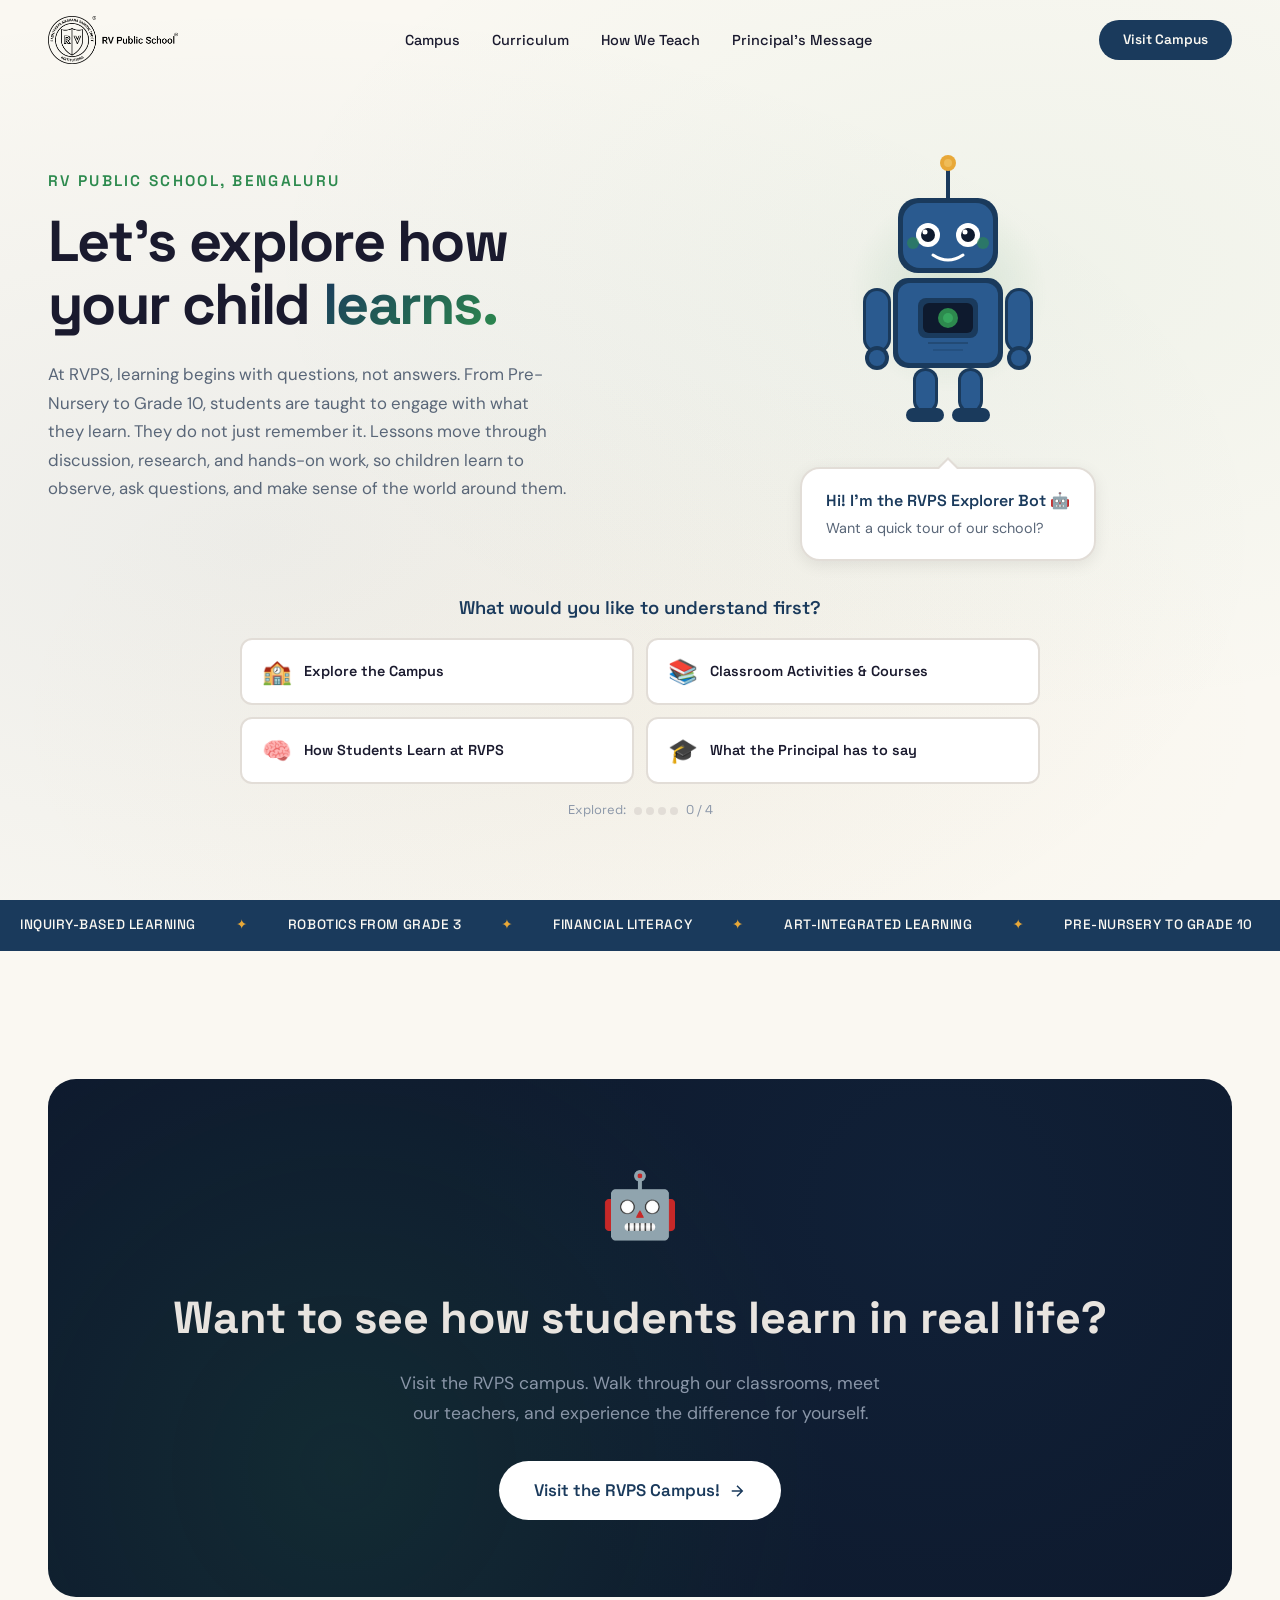
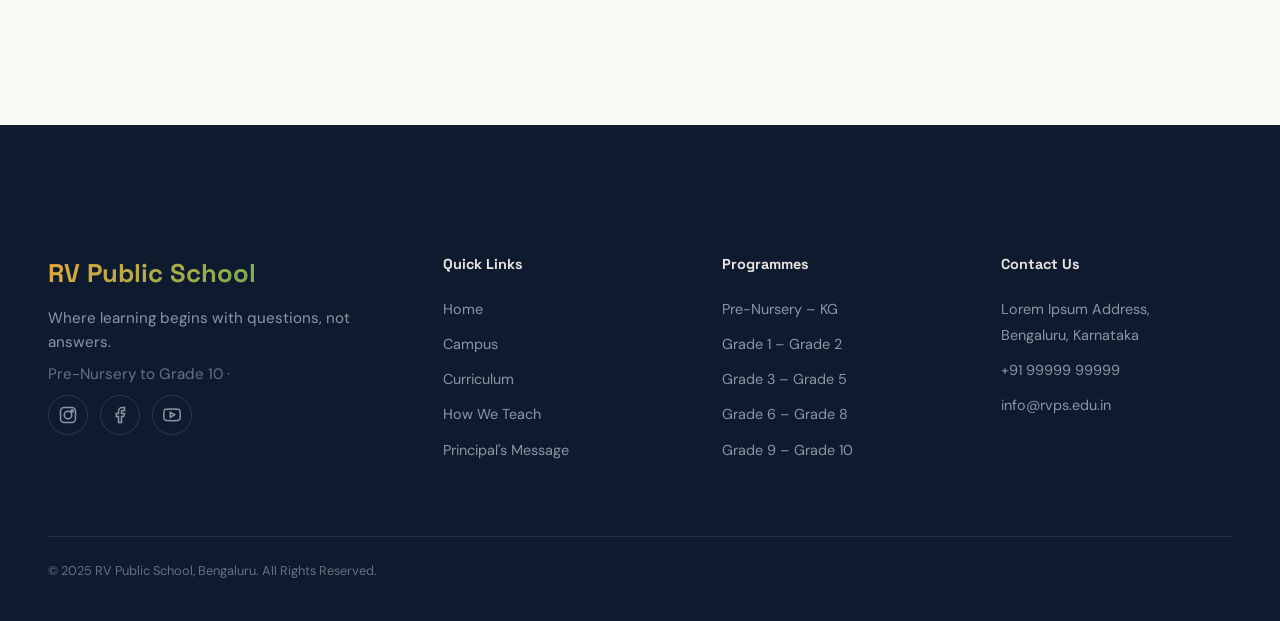
<file: index.html>
<!DOCTYPE html>
<html lang="en">

<head>
  <meta charset="UTF-8">
  <meta name="viewport" content="width=device-width, initial-scale=1.0">
  <title>RV Public School Bengaluru | Inquiry-Based Learning | Pre-Nursery to Grade 10</title>
  <meta name="description"
    content="RV Public School (RVPS), Bengaluru — Where learning begins with questions, not answers. Inquiry-based education from Pre-Nursery to Grade 10 with robotics, financial literacy, and art-integrated learning.">
  <meta name="keywords"
    content="RVPS school, RV Public School Bengaluru, inquiry based learning school, robotics school Bengaluru, best school Bengaluru, Pre-Nursery Bengaluru, financial literacy school, art integrated learning">
  <meta name="author" content="RV Public School">
  <meta name="robots" content="index, follow">
  <meta property="og:title" content="RV Public School | Let's Explore How Your Child Learns">
  <meta property="og:description"
    content="Inquiry-based learning from Pre-Nursery to Grade 10. Robotics from Grade 3, Financial Literacy, Art-Integrated Learning.">
  <meta property="og:type" content="website">
  <link rel="preconnect" href="https://fonts.googleapis.com">
  <link rel="preconnect" href="https://fonts.gstatic.com" crossorigin>
  <link
    href="https://fonts.googleapis.com/css2?family=Space+Grotesk:wght@400;500;600;700&family=DM+Sans:ital,opsz,wght@0,9..40,300;0,9..40,400;0,9..40,500;0,9..40,600;0,9..40,700;1,9..40,400&display=swap"
    rel="stylesheet">
  <link rel="stylesheet" href="styles.css">

  <!-- Schema.org Structured Data -->
  <script type="application/ld+json">
  {
    "@context": "https://schema.org",
    "@type": "School",
    "name": "RV Public School",
    "alternateName": "RVPS",
    "description": "Inquiry-based learning from Pre-Nursery to Grade 10 in Bengaluru. Part of RV Educational Institutions.",
    "address": {
      "@type": "PostalAddress",
      "addressLocality": "Bengaluru",
      "addressRegion": "Karnataka",
      "addressCountry": "IN"
    },
    "parentOrganization": {
      "@type": "Organization",
      "name": "RV Educational Institutions (Rashtreeya Sikshana Samiti Trust)"
    },
    "educationalLevel": ["Pre-Nursery", "Primary", "Middle School", "Secondary"],
    "hasOfferCatalog": {
      "@type": "OfferCatalog",
      "name": "Programs",
      "itemListElement": [
        {"@type": "Course", "name": "Pre-Nursery to Grade 2"},
        {"@type": "Course", "name": "Grade 3 to Grade 5"},
        {"@type": "Course", "name": "Grade 6 to Grade 8"},
        {"@type": "Course", "name": "Grade 9 to Grade 10"}
      ]
    }
  }
  </script>
</head>

<body>
  <!-- Scroll Progress Bar -->
  <div id="scroll-progress" aria-hidden="true"></div>

  <!-- ===================== NAVIGATION ===================== -->
  <nav id="main-nav" aria-label="Main Navigation">
    <div class="nav-inner">
      <a href="#hero" class="nav-logo" id="nav-logo">
        <img src="assets/logo.png" alt="RV Public School Logo">
      </a>
      <ul class="nav-links" id="nav-links">
        <li><a href="#section-campus" id="nav-campus">Campus</a></li>
        <li><a href="#section-curriculum" id="nav-curriculum">Curriculum</a></li>
        <li><a href="#section-learning" id="nav-learning">How We Teach</a></li>
        <li><a href="#section-principal" id="nav-principal">Principal's Message</a></li>
      </ul>
      <a href="#section-campus" class="nav-cta" id="nav-visit-btn">Visit Campus</a>
      <button class="nav-hamburger" id="nav-hamburger" aria-label="Toggle menu" aria-expanded="false">
        <span></span><span></span><span></span>
      </button>
    </div>
  </nav>

  <!-- Mobile Menu Overlay -->
  <div class="mobile-menu" id="mobile-menu" aria-hidden="true">
    <ul>
      <li><a href="#section-campus">Campus</a></li>
      <li><a href="#section-curriculum">Curriculum</a></li>
      <li><a href="#section-learning">How We Teach</a></li>
      <li><a href="#section-principal">Principal's Message</a></li>
      <li><a href="#section-campus" class="mobile-cta">Visit Campus</a></li>
    </ul>
  </div>

  <!-- ===================== HERO SECTION ===================== -->
  <section id="hero" class="hero-section">
    <div class="hero-bg-mesh" aria-hidden="true"></div>
    <div class="hero-content">
      <!-- Left: Text -->
      <div class="hero-text">
        <p class="hero-sub">RV Public School, Bengaluru</p>
        <h1 class="hero-headline">
          <span class="word-reveal">Let's</span>
          <span class="word-reveal">explore</span>
          <span class="word-reveal">how</span>
          <span class="word-reveal">your</span>
          <span class="word-reveal">child</span>
          <span class="word-reveal accent-word">learns.</span>
        </h1>
        <p class="hero-desc">
          At RVPS, learning begins with questions, not answers. From Pre-Nursery to Grade 10, students are taught to
          engage with what they learn. They do not just remember it. Lessons move through discussion, research, and
          hands-on work, so children learn to observe, ask questions, and make sense of the world around them.
        </p>
      </div>

      <!-- Right: Robot Mascot -->
      <div class="hero-mascot-area">
        <div class="robot-container">
          <div class="robot-glow" aria-hidden="true"></div>
          <!-- SVG Robot Mascot -->
          <svg class="robot-svg" id="robot-svg" viewBox="0 0 260 300" fill="none" xmlns="http://www.w3.org/2000/svg">
            <!-- Antenna -->
            <g class="robot-antenna">
              <line x1="130" y1="25" x2="130" y2="55" stroke="#1a3a5c" stroke-width="4" stroke-linecap="round" />
              <circle cx="130" cy="20" r="8" fill="#e8a838" />
              <circle cx="130" cy="20" r="4" fill="#f0c060" opacity="0.8" />
            </g>
            <!-- Head -->
            <g class="robot-head">
              <rect x="80" y="55" width="100" height="75" rx="20" fill="#1a3a5c" />
              <rect x="85" y="60" width="90" height="65" rx="17" fill="#2a5a8f" />
              <!-- Eyes -->
              <g class="robot-eye">
                <circle cx="110" cy="92" r="12" fill="white" />
                <circle cx="110" cy="92" r="7" fill="#0e1a2e" />
                <circle cx="107" cy="89" r="2.5" fill="white" />
              </g>
              <g class="robot-eye">
                <circle cx="150" cy="92" r="12" fill="white" />
                <circle cx="150" cy="92" r="7" fill="#0e1a2e" />
                <circle cx="147" cy="89" r="2.5" fill="white" />
              </g>
              <!-- Smile -->
              <path d="M115 112 Q130 122 145 112" stroke="white" stroke-width="3" stroke-linecap="round" fill="none" />
              <!-- Cheek lights -->
              <circle cx="95" cy="100" r="6" fill="#2d8a4e" opacity="0.6" />
              <circle cx="165" cy="100" r="6" fill="#2d8a4e" opacity="0.6" />
            </g>
            <!-- Body -->
            <g class="robot-body">
              <rect x="75" y="135" width="110" height="90" rx="15" fill="#1a3a5c" />
              <rect x="80" y="140" width="100" height="80" rx="12" fill="#2a5a8f" />
              <!-- Chest panel -->
              <rect x="100" y="155" width="60" height="40" rx="8" fill="#1a3a5c" />
              <rect x="105" y="160" width="50" height="30" rx="6" fill="#0e1a2e" />
              <!-- Heart/core -->
              <circle cx="130" cy="175" r="10" fill="#2d8a4e" />
              <circle cx="130" cy="175" r="5" fill="#3aaf63">
                <animate attributeName="opacity" values="1;0.4;1" dur="2s" repeatCount="indefinite" />
              </circle>
              <!-- Panel lines -->
              <line x1="110" y1="200" x2="150" y2="200" stroke="#1a3a5c" stroke-width="2" opacity="0.5" />
              <line x1="115" y1="207" x2="145" y2="207" stroke="#1a3a5c" stroke-width="2" opacity="0.3" />
            </g>
            <!-- Left Arm -->
            <g class="robot-arm-left">
              <rect x="45" y="145" width="28" height="65" rx="14" fill="#1a3a5c" />
              <rect x="48" y="148" width="22" height="59" rx="11" fill="#2a5a8f" />
              <!-- Hand -->
              <circle cx="59" cy="215" r="12" fill="#1a3a5c" />
              <circle cx="59" cy="215" r="8" fill="#2a5a8f" />
            </g>
            <!-- Right Arm (waving) -->
            <g class="robot-arm-right">
              <rect x="187" y="145" width="28" height="65" rx="14" fill="#1a3a5c" />
              <rect x="190" y="148" width="22" height="59" rx="11" fill="#2a5a8f" />
              <!-- Hand -->
              <circle cx="201" cy="215" r="12" fill="#1a3a5c" />
              <circle cx="201" cy="215" r="8" fill="#2a5a8f" />
            </g>
            <!-- Legs -->
            <g class="robot-legs">
              <rect x="95" y="225" width="25" height="45" rx="12" fill="#1a3a5c" />
              <rect x="98" y="228" width="19" height="39" rx="9" fill="#2a5a8f" />
              <rect x="140" y="225" width="25" height="45" rx="12" fill="#1a3a5c" />
              <rect x="143" y="228" width="19" height="39" rx="9" fill="#2a5a8f" />
              <!-- Feet -->
              <rect x="88" y="265" width="38" height="14" rx="7" fill="#1a3a5c" />
              <rect x="134" y="265" width="38" height="14" rx="7" fill="#1a3a5c" />
            </g>
          </svg>
        </div>

        <!-- Speech Bubble -->
        <div class="speech-bubble" id="mascot-bubble">
          <p class="bubble-greeting">Hi! I'm the RVPS Explorer Bot 🤖</p>
          <p class="bubble-text">Want a quick tour of our school?</p>
        </div>
      </div>
    </div>

    <!-- Interactive Explore Buttons (below hero grid) -->
    <div class="explore-question" id="explore-question">
      <h3>What would you like to understand first?</h3>
      <div class="explore-buttons" id="explore-buttons">
        <button class="explore-btn" data-target="section-campus" id="btn-campus">
          <span class="btn-icon">🏫</span>
          <span class="btn-label">Explore the Campus</span>
        </button>
        <button class="explore-btn" data-target="section-curriculum" id="btn-curriculum">
          <span class="btn-icon">📚</span>
          <span class="btn-label">Classroom Activities & Courses</span>
        </button>
        <button class="explore-btn" data-target="section-learning" id="btn-learning">
          <span class="btn-icon">🧠</span>
          <span class="btn-label">How Students Learn at RVPS</span>
        </button>
        <button class="explore-btn" data-target="section-principal" id="btn-principal">
          <span class="btn-icon">🎓</span>
          <span class="btn-label">What the Principal has to say</span>
        </button>
      </div>
      <div class="explore-progress" id="explore-progress">
        <span>Explored:</span>
        <div class="progress-dots">
          <div class="progress-dot" data-section="section-campus"></div>
          <div class="progress-dot" data-section="section-curriculum"></div>
          <div class="progress-dot" data-section="section-learning"></div>
          <div class="progress-dot" data-section="section-principal"></div>
        </div>
        <span id="progress-count">0 / 4</span>
      </div>
    </div>
  </section>

  <!-- ===================== MARQUEE TICKER ===================== -->
  <div class="marquee-strip" aria-hidden="true">
    <div class="marquee-track">
      <div class="marquee-content">
        <span>Inquiry-Based Learning</span><span class="marquee-dot">✦</span>
        <span>Robotics from Grade 3</span><span class="marquee-dot">✦</span>
        <span>Financial Literacy</span><span class="marquee-dot">✦</span>
        <span>Art-Integrated Learning</span><span class="marquee-dot">✦</span>
        <span>Pre-Nursery to Grade 10</span><span class="marquee-dot">✦</span>
        <span>Independent Thinkers</span><span class="marquee-dot">✦</span>
        <span>Barter Learning</span><span class="marquee-dot">✦</span>
        <span>Questions Lead to Discovery</span><span class="marquee-dot">✦</span>
      </div>
      <div class="marquee-content" aria-hidden="true">
        <span>Inquiry-Based Learning</span><span class="marquee-dot">✦</span>
        <span>Robotics from Grade 3</span><span class="marquee-dot">✦</span>
        <span>Financial Literacy</span><span class="marquee-dot">✦</span>
        <span>Art-Integrated Learning</span><span class="marquee-dot">✦</span>
        <span>Pre-Nursery to Grade 10</span><span class="marquee-dot">✦</span>
        <span>Independent Thinkers</span><span class="marquee-dot">✦</span>
        <span>Barter Learning</span><span class="marquee-dot">✦</span>
        <span>Questions Lead to Discovery</span><span class="marquee-dot">✦</span>
      </div>
    </div>
  </div>

  <!-- ===================== SECTION 1: EXPLORE THE CAMPUS ===================== -->
  <section id="section-campus" class="explore-section">
    <div class="container">
      <div class="mascot-inline scroll-reveal">
        <div class="mascot-inline-icon">🤖</div>
        <p class="mascot-inline-text">Students learn best in the right environment. Let me show you around our campus.
        </p>
      </div>

      <div class="section-header scroll-reveal">
        <p class="section-subheadline">Step Inside</p>
        <h2 class="section-headline">Our <span class="gradient-text">Campus</span></h2>
        <p class="section-desc">A thoughtfully designed space where curiosity thrives. From bright classrooms to open
          play areas, every corner is built for learning.</p>
      </div>

      <div class="campus-gallery scroll-reveal">
        <div class="campus-photo">
          <img src="assets/campus-building.png" alt="RVPS Main Building. Modern school campus in Bengaluru."
            loading="lazy">
        </div>
        <div class="campus-photo">
          <img src="assets/campus-garden.png" alt="RVPS Green Campus. Lush gardens and play areas." loading="lazy">
        </div>
        <div class="campus-photo">
          <img src="assets/science-lab.png" alt="RVPS Science Lab. Modern lab with microscopes and equipment."
            loading="lazy">
        </div>
      </div>

      <div class="campus-map scroll-reveal">
        <iframe
          src="https://www.google.com/maps/embed?pb=!1m18!1m12!1m3!1d3888.5!2d77.5!3d12.95!2m3!1f0!2f0!3f0!3m2!1i1024!2i768!4f13.1!3m3!1m2!1s0x0%3A0x0!2zMTLCsDU3JzAwLjAiTiA3N8KwMzAnMDAuMCJF!5e0!3m2!1sen!2sin!4v1000000000"
          allowfullscreen="" loading="lazy" title="RVPS Location on Google Maps"></iframe>
      </div>

      <div class="campus-cta scroll-reveal">
        <a href="#" class="btn btn-primary btn-lg" id="visit-campus-btn">
          <span>Schedule a Campus Visit</span>
          <svg viewBox="0 0 24 24" fill="none" stroke="currentColor" stroke-width="2">
            <path d="M5 12h14M12 5l7 7-7 7" />
          </svg>
        </a>
      </div>
    </div>

    <!-- Mascot reappears with remaining options -->
    <div class="mascot-reappear" id="reappear-campus">
      <div class="mascot-emoji">🤖</div>
      <div class="reappear-bubble">
        <p>Great! What would you like to explore next?</p>
      </div>
      <div class="remaining-buttons" id="remaining-campus"></div>
    </div>
  </section>

  <!-- ===================== SECTION 2: CLASSROOM ACTIVITIES & COURSES ===================== -->
  <section id="section-curriculum" class="explore-section">
    <div class="container">
      <div class="mascot-inline scroll-reveal">
        <div class="mascot-inline-icon">🤖</div>
        <p class="mascot-inline-text">Each stage is designed around how children actually learn at that age. Take a
          look!</p>
      </div>

      <div class="section-header scroll-reveal">
        <p class="section-subheadline">What We Teach</p>
        <h2 class="section-headline">Classroom Activities & <span class="gradient-text">Courses</span></h2>
        <p class="section-desc">From foundational play to advanced problem-solving. Every grade has a purpose-built
          curriculum that goes beyond textbooks.</p>
      </div>

      <!-- Grade Tabs -->
      <div class="curriculum-tabs scroll-reveal" id="curriculum-tabs">
        <button class="curr-tab active" data-panel="panel-pn" id="tab-pn">Pre-Nursery – KG</button>
        <button class="curr-tab" data-panel="panel-g1" id="tab-g1">Grade 1 – Grade 2</button>
        <button class="curr-tab" data-panel="panel-g3" id="tab-g3">Grade 3 – Grade 5</button>
        <button class="curr-tab" data-panel="panel-g6" id="tab-g6">Grade 6 – Grade 8</button>
        <button class="curr-tab" data-panel="panel-g9" id="tab-g9">Grade 9 – Grade 10</button>
      </div>

      <!-- Panels -->
      <div id="panel-pn" class="curr-panel active">
        <div class="activity-grid">
          <div class="activity-card scroll-reveal">
            <div class="activity-icon">🎨</div>
            <h4>Sensory Play & Art</h4>
            <p>Children explore textures, colours, and shapes through guided creative activities that build fine motor
              skills and imagination.</p>
            <span class="activity-tag tag-art">Art-Integrated</span>
          </div>
          <div class="activity-card scroll-reveal">
            <div class="activity-icon">🎵</div>
            <h4>Music & Movement</h4>
            <p>Rhythmic activities, singing, and movement games that develop coordination, listening skills, and
              self-expression.</p>
            <span class="activity-tag tag-music">Music</span>
          </div>
          <div class="activity-card scroll-reveal">
            <div class="activity-icon">📖</div>
            <h4>Story-based Learning</h4>
            <p>Stories become starting points for learning. Children discuss, role-play, and build vocabulary through
              narrative exploration.</p>
            <span class="activity-tag tag-core">Core Learning</span>
          </div>
          <div class="activity-card scroll-reveal">
            <div class="activity-icon">🌱</div>
            <h4>Nature Discovery</h4>
            <p>Outdoor activities that help little learners observe plants, insects, weather. This builds early
              scientific thinking naturally.</p>
            <span class="activity-tag tag-core">Core Learning</span>
          </div>
        </div>
      </div>

      <div id="panel-g1" class="curr-panel">
        <div class="activity-grid">
          <div class="activity-card scroll-reveal">
            <div class="activity-icon">🔤</div>
            <h4>Literacy & Numeracy</h4>
            <p>Structured reading, writing, and maths foundations using visual aids, manipulatives, and interactive
              worksheets.</p>
            <span class="activity-tag tag-core">Core Learning</span>
          </div>
          <div class="activity-card scroll-reveal">
            <div class="activity-icon">🎭</div>
            <h4>Art-Integrated Learning</h4>
            <p>Subjects taught through art, craft, and role-play so that concepts are felt, not just memorized.</p>
            <span class="activity-tag tag-art">Art-Integrated</span>
          </div>
          <div class="activity-card scroll-reveal">
            <div class="activity-icon">🏃</div>
            <h4>Physical Education</h4>
            <p>Structured physical activity, sport basics, and team games that develop motor skills and teamwork.</p>
            <span class="activity-tag tag-sports">Sports</span>
          </div>
          <div class="activity-card scroll-reveal">
            <div class="activity-icon">🧩</div>
            <h4>Puzzle & Logic Games</h4>
            <p>Age-appropriate puzzles and strategy games that build early reasoning and problem-solving abilities.</p>
            <span class="activity-tag tag-core">Core Learning</span>
          </div>
        </div>
      </div>

      <div id="panel-g3" class="curr-panel">
        <div class="activity-grid">
          <div class="activity-card scroll-reveal">
            <div class="activity-icon">🤖</div>
            <h4>Robotics</h4>
            <p>Students begin building and programming simple robots. They learn coding logic, mechanics, and teamwork
              from Grade 3 onwards.</p>
            <span class="activity-tag tag-robotics">Robotics</span>
          </div>
          <div class="activity-card scroll-reveal">
            <div class="activity-icon">💰</div>
            <h4>Financial Literacy</h4>
            <p>Children learn the value of money, saving, budgeting, and basic economics through real-world simulations.
            </p>
            <span class="activity-tag tag-finance">Financial Literacy</span>
          </div>
          <div class="activity-card scroll-reveal">
            <div class="activity-icon">🔄</div>
            <h4>Barter Learning</h4>
            <p>A unique system where students trade skills and knowledge. They learn negotiation, value assessment, and
              collaboration.</p>
            <span class="activity-tag tag-finance">Barter System</span>
          </div>
          <div class="activity-card scroll-reveal">
            <div class="activity-icon">🎨</div>
            <h4>Art-Integrated Projects</h4>
            <p>Science through sculpture, maths through architecture, history through drama. Subjects merge with
              creative expression.</p>
            <span class="activity-tag tag-art">Art-Integrated</span>
          </div>
        </div>
      </div>

      <div id="panel-g6" class="curr-panel">
        <div class="activity-grid">
          <div class="activity-card scroll-reveal">
            <div class="activity-icon">🤖</div>
            <h4>Advanced Robotics & Coding</h4>
            <p>Students design complex robotics projects, learn Python basics, and participate in inter-school
              competitions.</p>
            <span class="activity-tag tag-robotics">Robotics</span>
          </div>
          <div class="activity-card scroll-reveal">
            <div class="activity-icon">🔬</div>
            <h4>Lab-Based Science</h4>
            <p>Hands-on experiments in physics, chemistry, and biology labs. Students hypothesize, test, and document
              findings.</p>
            <span class="activity-tag tag-core">Core Learning</span>
          </div>
          <div class="activity-card scroll-reveal">
            <div class="activity-icon">📊</div>
            <h4>Research Projects</h4>
            <p>Guided research projects where students identify questions, gather data, analyze patterns, and present
              conclusions.</p>
            <span class="activity-tag tag-core">Core Learning</span>
          </div>
          <div class="activity-card scroll-reveal">
            <div class="activity-icon">🎵</div>
            <h4>Music & Performing Arts</h4>
            <p>Structured music training, theatre, and dance performances that build confidence and creative expression.
            </p>
            <span class="activity-tag tag-music">Music</span>
          </div>
        </div>
      </div>

      <div id="panel-g9" class="curr-panel">
        <div class="activity-grid">
          <div class="activity-card scroll-reveal">
            <div class="activity-icon">📐</div>
            <h4>Board Exam Preparation</h4>
            <p>Rigorous academic preparation with concept clarity, practice tests, and personalized feedback for Grade
              10 boards.</p>
            <span class="activity-tag tag-core">Core Learning</span>
          </div>
          <div class="activity-card scroll-reveal">
            <div class="activity-icon">💻</div>
            <h4>Advanced Technology</h4>
            <p>Web development, app design, and data analysis. Students build real projects that go on their portfolio.
            </p>
            <span class="activity-tag tag-robotics">Technology</span>
          </div>
          <div class="activity-card scroll-reveal">
            <div class="activity-icon">💼</div>
            <h4>Career Awareness</h4>
            <p>Industry visits, career counselling, and aptitude assessments help students make informed choices for
              their future.</p>
            <span class="activity-tag tag-core">Core Learning</span>
          </div>
          <div class="activity-card scroll-reveal">
            <div class="activity-icon">🏆</div>
            <h4>Competitions & Olympiads</h4>
            <p>Preparation and participation in national and international academic olympiads, science fairs, and quiz
              competitions.</p>
            <span class="activity-tag tag-sports">Competitions</span>
          </div>
        </div>
      </div>
    </div>

    <!-- Mascot reappears -->
    <div class="mascot-reappear" id="reappear-curriculum">
      <div class="mascot-emoji">🤖</div>
      <div class="reappear-bubble">
        <p>Interesting, right? There's more to explore!</p>
      </div>
      <div class="remaining-buttons" id="remaining-curriculum"></div>
    </div>
  </section>

  <!-- ===================== SECTION 3: HOW STUDENTS LEARN ===================== -->
  <section id="section-learning" class="explore-section">
    <div class="container">
      <div class="mascot-inline scroll-reveal">
        <div class="mascot-inline-icon">🤖</div>
        <p class="mascot-inline-text">Questions lead to discovery here. Let me show you the learning journey at RVPS.
        </p>
      </div>

      <div class="section-header scroll-reveal">
        <p class="section-subheadline">Our Approach</p>
        <h2 class="section-headline">How Students <span class="gradient-text">Learn</span> at RVPS</h2>
        <p class="section-desc">We don't hand students answers. We teach them how to find their own. Here's the thinking
          process we nurture.</p>
      </div>

      <!-- Learning Flow Visualization -->
      <div class="learning-flow scroll-reveal">
        <div class="flow-step">
          <div class="flow-icon">👀</div>
          <span class="flow-label">Observe</span>
        </div>
        <span class="flow-arrow">→</span>
        <div class="flow-step">
          <div class="flow-icon">❓</div>
          <span class="flow-label">Question</span>
        </div>
        <span class="flow-arrow">→</span>
        <div class="flow-step">
          <div class="flow-icon">🔍</div>
          <span class="flow-label">Research</span>
        </div>
        <span class="flow-arrow">→</span>
        <div class="flow-step">
          <div class="flow-icon">💡</div>
          <span class="flow-label">Understand</span>
        </div>
        <span class="flow-arrow">→</span>
        <div class="flow-step">
          <div class="flow-icon">🚀</div>
          <span class="flow-label">Apply</span>
        </div>
      </div>

      <!-- Learning Detail Cards -->
      <div class="learning-details scroll-reveal">
        <div class="learning-card">
          <h4>🧭 Inquiry-based Learning</h4>
          <p>Every lesson starts with a question. Students aren't told what to think. They are guided to discover
            answers through observation, discussion, and exploration.</p>
        </div>
        <div class="learning-card">
          <h4>🤝 Collaborative Thinking</h4>
          <p>Students work in small groups, sharing perspectives and challenging each other's ideas. They learn that
            knowledge isn't just about getting the right answer; it's about understanding why it's right.</p>
        </div>
        <div class="learning-card">
          <h4>🔬 Hands-on Research</h4>
          <p>From simple experiments in primary school to structured research projects in middle school, students learn
            to gather data, form hypotheses, and draw conclusions from evidence. These are skills that last a lifetime.
          </p>
        </div>
        <div class="learning-card">
          <h4>🎯 Independent Mindset</h4>
          <p>The ultimate goal: students who can think for themselves. They learn how to find information, evaluate it
            critically, and use it with clarity. Over time, this builds confidence and a steady, problem-solving
            approach to life.</p>
        </div>
      </div>
    </div>

    <!-- Mascot reappears -->
    <div class="mascot-reappear" id="reappear-learning">
      <div class="mascot-emoji">🤖</div>
      <div class="reappear-bubble">
        <p>Now you know how we think differently! What's next?</p>
      </div>
      <div class="remaining-buttons" id="remaining-learning"></div>
    </div>
  </section>

  <!-- ===================== SECTION 4: PRINCIPAL'S MESSAGE ===================== -->
  <section id="section-principal" class="explore-section">
    <div class="container">
      <div class="mascot-inline scroll-reveal">
        <div class="mascot-inline-icon">🤖</div>
        <p class="mascot-inline-text">Here's what our Principal has to say about the vision behind RVPS.</p>
      </div>

      <div class="section-header scroll-reveal">
        <p class="section-subheadline">From The Principal</p>
        <h2 class="section-headline">A <span class="gradient-text">Message</span> to Parents</h2>
      </div>

      <div class="principal-card scroll-reveal">
        <div class="principal-photo">
          <img src="assets/principal.png" alt="Principal, RV Public School" loading="lazy">
        </div>
        <div class="principal-content">
          <blockquote>
            At RV Public School, we believe every child is born curious. Our role as educators is not to fill their
            minds with information, but to kindle the flame of inquiry that already exists within them.
            <br><br>
            We have built RVPS around a simple principle: if children learn how to think, they can learn anything. Our
            curriculum is designed to encourage questioning, foster collaboration, and develop the independent thinking
            skills that will serve them throughout their lives.
            <br><br>
            From robotics and financial literacy to art-integrated learning and research-based projects, every element
            of our school is purposefully designed to prepare children not just for exams, but for the world beyond
            them.
            <br><br>
            I invite you to visit our campus, meet our teachers, and see for yourself how learning comes alive at RVPS.
          </blockquote>
          <p class="principal-name">Lorem Ipsum</p>
          <p class="principal-title">Principal, RV Public School</p>
        </div>
      </div>
    </div>

    <!-- Mascot reappears -->
    <div class="mascot-reappear" id="reappear-principal">
      <div class="mascot-emoji">🤖</div>
      <div class="reappear-bubble">
        <p>That's our vision! Still curious about something?</p>
      </div>
      <div class="remaining-buttons" id="remaining-principal"></div>
    </div>
  </section>

  <!-- ===================== FINAL CTA SECTION ===================== -->
  <section class="final-cta-section" id="final-cta">
    <div class="container">
      <div class="final-cta-card scroll-reveal">
        <div class="final-cta-content">
          <div class="final-mascot">🤖</div>
          <h2>Want to see how students learn in real life?</h2>
          <p>Visit the RVPS campus. Walk through our classrooms, meet our teachers, and experience the difference for
            yourself.</p>
          <a href="#" class="btn btn-white btn-lg" id="final-visit-btn">
            <span>Visit the RVPS Campus!</span>
            <svg viewBox="0 0 24 24" fill="none" stroke="currentColor" stroke-width="2">
              <path d="M5 12h14M12 5l7 7-7 7" />
            </svg>
          </a>
        </div>
      </div>
    </div>
  </section>

  <!-- ===================== FOOTER ===================== -->
  <footer id="main-footer" class="site-footer">
    <div class="container">
      <div class="footer-grid">
        <div class="footer-brand">
          <h2>RV Public School</h2>
          <p>Where learning begins with questions, not answers.</p>
          <p class="footer-trust">Pre-Nursery to Grade 10 &middot;</p>
          <div class="footer-socials">
            <a href="#" aria-label="Instagram" class="social-link" id="social-insta">
              <svg viewBox="0 0 24 24" fill="none" stroke="currentColor" stroke-width="2">
                <rect x="2" y="2" width="20" height="20" rx="5" />
                <circle cx="12" cy="12" r="5" />
                <circle cx="17.5" cy="6.5" r="1.5" />
              </svg>
            </a>
            <a href="#" aria-label="Facebook" class="social-link" id="social-fb">
              <svg viewBox="0 0 24 24" fill="none" stroke="currentColor" stroke-width="2">
                <path d="M18 2h-3a5 5 0 00-5 5v3H7v4h3v8h4v-8h3l1-4h-4V7a1 1 0 011-1h3z" />
              </svg>
            </a>
            <a href="#" aria-label="YouTube" class="social-link" id="social-yt">
              <svg viewBox="0 0 24 24" fill="none" stroke="currentColor" stroke-width="2">
                <path
                  d="M22.54 6.42a2.78 2.78 0 00-1.94-2C18.88 4 12 4 12 4s-6.88 0-8.6.46a2.78 2.78 0 00-1.94 2A29 29 0 001 11.75a29 29 0 00.46 5.33A2.78 2.78 0 003.4 19.1c1.72.46 8.6.46 8.6.46s6.88 0 8.6-.46a2.78 2.78 0 001.94-2 29 29 0 00.46-5.25 29 29 0 00-.46-5.43z" />
                <polygon points="9.75 15.02 15.5 11.75 9.75 8.48 9.75 15.02" />
              </svg>
            </a>
          </div>
        </div>
        <div class="footer-links">
          <h3>Quick Links</h3>
          <ul>
            <li><a href="#hero">Home</a></li>
            <li><a href="#section-campus">Campus</a></li>
            <li><a href="#section-curriculum">Curriculum</a></li>
            <li><a href="#section-learning">How We Teach</a></li>
            <li><a href="#section-principal">Principal's Message</a></li>
          </ul>
        </div>
        <div class="footer-links">
          <h3>Programmes</h3>
          <ul>
            <li><a href="#section-curriculum">Pre-Nursery – KG</a></li>
            <li><a href="#section-curriculum">Grade 1 – Grade 2</a></li>
            <li><a href="#section-curriculum">Grade 3 – Grade 5</a></li>
            <li><a href="#section-curriculum">Grade 6 – Grade 8</a></li>
            <li><a href="#section-curriculum">Grade 9 – Grade 10</a></li>
          </ul>
        </div>
        <div class="footer-links">
          <h3>Contact Us</h3>
          <ul>
            <li><a href="#">Lorem Ipsum Address,<br>Bengaluru, Karnataka</a></li>
            <li><a href="tel:+919999999999">+91 99999 99999</a></li>
            <li><a href="mailto:info@rvps.edu.in">info@rvps.edu.in</a></li>
          </ul>
        </div>
      </div>
      <div class="footer-bottom">
        <p>&copy; 2025 RV Public School, Bengaluru. All Rights Reserved.</p>
      </div>
    </div>
  </footer>

  <script src="app.js"></script>
</body>

</html>
</file>
<file: styles.css>
/* ================================================
   RVPS SCHOOL — GAMIFIED DESIGN SYSTEM
   Trust Blue + Growth Green + Warm Gold
   ================================================ */

/* -------- Custom Properties (Design Tokens) -------- */
:root {
  /* Typography */
  --font-display: 'Space Grotesk', system-ui, sans-serif;
  --font-body: 'DM Sans', system-ui, sans-serif;

  /* Core School Palette */
  --trust-blue: #1a3a5c;
  --trust-blue-light: #2a5a8f;
  --trust-blue-pale: #e8f0f8;
  --growth-green: #2d8a4e;
  --growth-green-light: #3aaf63;
  --growth-green-pale: #e6f5ec;
  --warm-gold: #e8a838;
  --warm-gold-light: #f0c060;
  --coral: #e85d4a;

  /* Backgrounds */
  --bg-primary: #faf8f2;
  --bg-alt: #f0ede5;
  --bg-dark: #0e1a2e;
  --bg-card: #ffffff;
  --bg-card-dark: #142238;

  /* Text */
  --text-primary: #1a1a2e;
  --text-secondary: #596678;
  --text-on-dark: #e8e4df;
  --text-muted: #8a96a8;

  /* Borders */
  --border-light: #e2ddd7;
  --border-dark: #2a3a50;

  /* Spacing */
  --space-xs: 0.5rem;
  --space-sm: 1rem;
  --space-md: 1.5rem;
  --space-lg: 2.5rem;
  --space-xl: 4rem;
  --space-2xl: 6rem;
  --space-3xl: 8rem;

  /* Radii */
  --radius-sm: 8px;
  --radius-md: 12px;
  --radius-lg: 20px;
  --radius-xl: 28px;
  --radius-full: 9999px;

  /* Shadows */
  --shadow-sm: 0 1px 3px rgba(0,0,0,0.06), 0 1px 2px rgba(0,0,0,0.04);
  --shadow-md: 0 4px 16px rgba(0,0,0,0.08);
  --shadow-lg: 0 12px 40px rgba(0,0,0,0.1);
  --shadow-xl: 0 24px 60px rgba(0,0,0,0.14);
  --shadow-glow-blue: 0 0 40px rgba(26,58,92,0.3);
  --shadow-glow-green: 0 0 40px rgba(45,138,78,0.3);

  /* Transitions */
  --ease-out-expo: cubic-bezier(0.16, 1, 0.3, 1);
  --ease-out-quart: cubic-bezier(0.25, 1, 0.5, 1);
  --ease-spring: cubic-bezier(0.34, 1.56, 0.64, 1);
  --transition-fast: 200ms var(--ease-out-expo);
  --transition-base: 400ms var(--ease-out-expo);
  --transition-slow: 600ms var(--ease-out-expo);
}

/* -------- Reset & Base -------- */
*, *::before, *::after {
  box-sizing: border-box;
  margin: 0;
  padding: 0;
}

html {
  scroll-behavior: smooth;
  -webkit-font-smoothing: antialiased;
  -moz-osx-font-smoothing: grayscale;
  scroll-padding-top: 80px;
}

body {
  font-family: var(--font-body);
  color: var(--text-primary);
  background: var(--bg-primary);
  line-height: 1.6;
  overflow-x: hidden;
}

img {
  max-width: 100%;
  height: auto;
  display: block;
}

a {
  text-decoration: none;
  color: inherit;
}

ul { list-style: none; }

.container {
  max-width: 1280px;
  margin: 0 auto;
  padding: 0 clamp(1.25rem, 4vw, 3rem);
}

/* -------- Scroll Progress Bar -------- */
#scroll-progress {
  position: fixed;
  top: 0;
  left: 0;
  height: 3px;
  width: 0%;
  background: linear-gradient(90deg, var(--trust-blue), var(--growth-green), var(--warm-gold));
  z-index: 10000;
  transition: width 50ms linear;
}

/* -------- Scroll Reveal -------- */
.scroll-reveal {
  opacity: 0;
  transform: translateY(40px);
  transition: opacity 0.7s var(--ease-out-expo), transform 0.7s var(--ease-out-expo);
}
.scroll-reveal.revealed {
  opacity: 1;
  transform: translateY(0);
}

/* ================================================
   NAVIGATION
   ================================================ */
#main-nav {
  position: fixed;
  top: 0;
  left: 0;
  right: 0;
  z-index: 1000;
  padding: 1rem 0;
  transition: all var(--transition-base);
}
#main-nav.scrolled {
  background: rgba(250, 248, 242, 0.88);
  backdrop-filter: blur(20px) saturate(180%);
  -webkit-backdrop-filter: blur(20px) saturate(180%);
  border-bottom: 1px solid rgba(0,0,0,0.06);
  padding: 0.6rem 0;
  box-shadow: var(--shadow-sm);
}

.nav-inner {
  max-width: 1280px;
  margin: 0 auto;
  padding: 0 clamp(1.25rem, 4vw, 3rem);
  display: flex;
  align-items: center;
  justify-content: space-between;
  gap: 2rem;
}

.nav-logo {
  display: flex;
  align-items: center;
  gap: 10px;
  flex-shrink: 0;
}
.nav-logo img {
  height: 48px;
  width: auto;
  transition: transform var(--transition-fast);
}
.nav-logo:hover img {
  transform: scale(1.05);
}

.nav-links {
  display: flex;
  gap: 2rem;
}
.nav-links a {
  font-family: var(--font-display);
  font-size: 0.9rem;
  font-weight: 500;
  color: var(--text-primary);
  position: relative;
  padding: 0.25rem 0;
  transition: color var(--transition-fast);
}
.nav-links a::after {
  content: '';
  position: absolute;
  bottom: -2px;
  left: 0;
  width: 0;
  height: 2px;
  background: var(--growth-green);
  border-radius: 2px;
  transition: width var(--transition-base);
}
.nav-links a:hover::after { width: 100%; }
.nav-links a:hover { color: var(--growth-green); }

.nav-cta {
  font-family: var(--font-display);
  font-size: 0.85rem;
  font-weight: 600;
  padding: 0.6rem 1.5rem;
  background: var(--trust-blue);
  color: var(--bg-primary);
  border-radius: var(--radius-full);
  transition: all var(--transition-fast);
}
.nav-cta:hover {
  background: var(--growth-green);
  transform: translateY(-2px);
  box-shadow: var(--shadow-glow-green);
}

.nav-hamburger {
  display: none;
  flex-direction: column;
  gap: 5px;
  background: none;
  border: none;
  cursor: pointer;
  padding: 4px;
  z-index: 1001;
}
.nav-hamburger span {
  width: 24px;
  height: 2px;
  background: var(--text-primary);
  border-radius: 2px;
  transition: all var(--transition-base);
}
.nav-hamburger.active span:nth-child(1) { transform: translateY(7px) rotate(45deg); }
.nav-hamburger.active span:nth-child(2) { opacity: 0; }
.nav-hamburger.active span:nth-child(3) { transform: translateY(-7px) rotate(-45deg); }

/* Mobile Menu */
.mobile-menu {
  display: none;
  position: fixed;
  inset: 0;
  background: rgba(250, 248, 242, 0.98);
  backdrop-filter: blur(40px);
  z-index: 999;
  align-items: center;
  justify-content: center;
  opacity: 0;
  pointer-events: none;
  transition: opacity var(--transition-base);
}
.mobile-menu.open {
  opacity: 1;
  pointer-events: all;
}
.mobile-menu ul {
  text-align: center;
  display: flex;
  flex-direction: column;
  gap: 2rem;
}
.mobile-menu a {
  font-family: var(--font-display);
  font-size: 2rem;
  font-weight: 600;
  color: var(--text-primary);
  transition: color var(--transition-fast);
}
.mobile-menu a:hover { color: var(--growth-green); }
.mobile-menu .mobile-cta {
  display: inline-block;
  padding: 0.8rem 2rem;
  background: var(--trust-blue);
  color: white;
  border-radius: var(--radius-full);
  font-size: 1.2rem;
}

/* ================================================
   HERO SECTION
   ================================================ */
.hero-section {
  min-height: 100vh;
  display: flex;
  flex-direction: column;
  align-items: center;
  justify-content: center;
  position: relative;
  overflow: hidden;
  padding: 7rem 0 3rem;
}

.hero-bg-mesh {
  position: absolute;
  inset: 0;
  z-index: 0;
  background:
    radial-gradient(ellipse 80% 60% at 20% 60%, rgba(26,58,92,0.06), transparent),
    radial-gradient(ellipse 60% 50% at 80% 30%, rgba(45,138,78,0.05), transparent),
    radial-gradient(ellipse 50% 40% at 50% 80%, rgba(232,168,56,0.04), transparent),
    var(--bg-primary);
}

.hero-content {
  max-width: 1280px;
  width: 100%;
  margin: 0 auto;
  padding: 0 clamp(1.25rem, 4vw, 3rem);
  display: grid;
  grid-template-columns: 1fr 1fr;
  gap: 3rem;
  align-items: center;
  position: relative;
  z-index: 2;
}

.hero-sub {
  font-family: var(--font-display);
  font-size: clamp(0.9rem, 1.2vw, 1.1rem);
  font-weight: 600;
  letter-spacing: 0.15em;
  text-transform: uppercase;
  color: var(--growth-green);
  margin-bottom: 1rem;
  opacity: 0;
  animation: fadeInUp 0.8s var(--ease-out-expo) 0.3s forwards;
}

.hero-headline {
  font-family: var(--font-display);
  font-size: clamp(2.4rem, 4.5vw, 3.8rem);
  font-weight: 700;
  line-height: 1.1;
  letter-spacing: -0.03em;
  color: var(--text-primary);
  margin-bottom: 1.5rem;
}

.word-reveal {
  display: inline-block;
  opacity: 0;
  transform: translateY(60px) rotateX(-15deg);
  animation: wordReveal 0.8s var(--ease-out-expo) forwards;
}
.word-reveal:nth-child(1) { animation-delay: 0.5s; }
.word-reveal:nth-child(2) { animation-delay: 0.6s; }
.word-reveal:nth-child(3) { animation-delay: 0.7s; }
.word-reveal:nth-child(4) { animation-delay: 0.8s; }
.word-reveal:nth-child(5) { animation-delay: 0.9s; }
.word-reveal:nth-child(6) { animation-delay: 1.0s; }
.word-reveal:nth-child(7) { animation-delay: 1.1s; }

.accent-word {
  background: linear-gradient(135deg, var(--trust-blue), var(--growth-green));
  -webkit-background-clip: text;
  background-clip: text;
  -webkit-text-fill-color: transparent;
}

.hero-desc {
  font-size: 1.05rem;
  color: var(--text-secondary);
  line-height: 1.7;
  max-width: 520px;
  margin-bottom: 2rem;
  opacity: 0;
  animation: fadeInUp 0.8s var(--ease-out-expo) 1.2s forwards;
}

/* -------- Robot Mascot Area -------- */
.hero-mascot-area {
  display: flex;
  flex-direction: column;
  align-items: center;
  position: relative;
  opacity: 0;
  animation: fadeInRight 1s var(--ease-out-expo) 0.8s forwards;
}

/* SVG Robot Container */
.robot-container {
  width: 320px;
  height: 300px;
  position: relative;
  margin-bottom: 1.5rem;
}

.robot-svg {
  width: 100%;
  height: 100%;
  overflow: visible;
}

/* Robot Assembly Animation */
.robot-antenna {
  transform-origin: center bottom;
  opacity: 0;
  animation: robotPartAssemble 0.6s var(--ease-spring) 0.5s forwards;
}
.robot-head {
  transform-origin: center center;
  opacity: 0;
  animation: robotPartAssemble 0.6s var(--ease-spring) 0.8s forwards;
}
.robot-body {
  transform-origin: center top;
  opacity: 0;
  animation: robotPartAssemble 0.6s var(--ease-spring) 1.1s forwards;
}
.robot-arm-left {
  transform-origin: right center;
  opacity: 0;
  animation: robotArmAssembleLeft 0.6s var(--ease-spring) 1.4s forwards;
}
.robot-arm-right {
  transform-origin: left center;
  opacity: 0;
  animation: robotArmAssembleRight 0.6s var(--ease-spring) 1.4s forwards;
}
.robot-legs {
  transform-origin: center top;
  opacity: 0;
  animation: robotPartAssemble 0.6s var(--ease-spring) 1.7s forwards;
}

/* Robot Idle Animation (after assembly) */
.robot-svg.assembled .robot-antenna,
.robot-svg.assembled .robot-head,
.robot-svg.assembled .robot-body,
.robot-svg.assembled .robot-arm-left,
.robot-svg.assembled .robot-arm-right,
.robot-svg.assembled .robot-legs {
  opacity: 1;
}
.robot-svg.assembled .robot-head {
  animation: robotHeadBob 3s ease-in-out infinite;
}
.robot-svg.assembled .robot-arm-right {
  animation: robotWave 1.6s ease-in-out infinite;
  transform-origin: 201px 145px;
}

/* Robot eye blink */
.robot-eye {
  animation: robotBlink 4s ease-in-out infinite;
}

/* Floating glow behind robot */
.robot-glow {
  position: absolute;
  width: 200px;
  height: 200px;
  background: radial-gradient(circle, rgba(45,138,78,0.15) 0%, transparent 70%);
  border-radius: 50%;
  top: 50%;
  left: 50%;
  transform: translate(-50%, -50%);
  animation: pulseGlow 3s ease-in-out infinite;
  z-index: -1;
}

/* Speech Bubble */
.speech-bubble {
  background: var(--bg-card);
  border: 2px solid var(--border-light);
  border-radius: var(--radius-lg);
  padding: 1.2rem 1.5rem;
  position: relative;
  max-width: 340px;
  box-shadow: var(--shadow-md);
  opacity: 0;
  animation: bubbleAppear 0.6s var(--ease-spring) 2.2s forwards;
}
.speech-bubble::before {
  content: '';
  position: absolute;
  top: -12px;
  left: 50%;
  transform: translateX(-50%);
  width: 0;
  height: 0;
  border-left: 12px solid transparent;
  border-right: 12px solid transparent;
  border-bottom: 12px solid var(--border-light);
}
.speech-bubble::after {
  content: '';
  position: absolute;
  top: -9px;
  left: 50%;
  transform: translateX(-50%);
  width: 0;
  height: 0;
  border-left: 10px solid transparent;
  border-right: 10px solid transparent;
  border-bottom: 10px solid var(--bg-card);
}

.bubble-greeting {
  font-family: var(--font-display);
  font-weight: 600;
  font-size: 1rem;
  color: var(--trust-blue);
  margin-bottom: 0.25rem;
}
.bubble-text {
  font-size: 0.9rem;
  color: var(--text-secondary);
  line-height: 1.5;
}

/* Typing indicator */
.typing-indicator {
  display: inline-flex;
  gap: 4px;
  padding: 4px 0;
}
.typing-indicator span {
  width: 6px;
  height: 6px;
  border-radius: 50%;
  background: var(--text-muted);
  animation: typingBounce 1.4s ease-in-out infinite;
}
.typing-indicator span:nth-child(2) { animation-delay: 0.2s; }
.typing-indicator span:nth-child(3) { animation-delay: 0.4s; }

/* -------- Exploration Buttons -------- */
.explore-question {
  text-align: center;
  margin-top: 2rem;
  width: 100%;
  max-width: 1280px;
  padding: 0 clamp(1.25rem, 4vw, 3rem);
  position: relative;
  z-index: 2;
  opacity: 0;
  animation: fadeInUp 0.8s var(--ease-out-expo) 2.6s forwards;
}
.explore-question h3 {
  font-family: var(--font-display);
  font-size: 1.15rem;
  font-weight: 600;
  color: var(--trust-blue);
  margin-bottom: 1rem;
}

.explore-buttons {
  display: grid;
  grid-template-columns: 1fr 1fr;
  gap: 0.75rem;
  max-width: 800px;
  margin: 0 auto;
}

.explore-btn {
  display: flex;
  align-items: center;
  gap: 0.75rem;
  padding: 1rem 1.25rem;
  background: var(--bg-card);
  border: 2px solid var(--border-light);
  border-radius: var(--radius-md);
  cursor: pointer;
  font-family: var(--font-display);
  font-size: 0.9rem;
  font-weight: 600;
  color: var(--text-primary);
  transition: all var(--transition-base);
  text-align: left;
}
.explore-btn:hover {
  border-color: var(--growth-green);
  background: var(--growth-green-pale);
  transform: translateY(-3px);
  box-shadow: var(--shadow-lg);
}
.explore-btn.visited {
  border-color: var(--growth-green);
  background: var(--growth-green-pale);
  opacity: 0.7;
}
.explore-btn.visited::after {
  content: '✓';
  margin-left: auto;
  color: var(--growth-green);
  font-weight: 700;
}
.explore-btn .btn-icon {
  font-size: 1.5rem;
  flex-shrink: 0;
}
.explore-btn .btn-label {
  line-height: 1.3;
}

/* Progress tracker */
.explore-progress {
  display: flex;
  align-items: center;
  justify-content: center;
  gap: 0.5rem;
  margin-top: 1rem;
  font-family: var(--font-display);
  font-size: 0.8rem;
  color: var(--text-muted);
  opacity: 0;
  animation: fadeInUp 0.8s var(--ease-out-expo) 2.8s forwards;
}
.progress-dots {
  display: flex;
  gap: 4px;
}
.progress-dot {
  width: 8px;
  height: 8px;
  border-radius: 50%;
  background: var(--border-light);
  transition: background var(--transition-base);
}
.progress-dot.active {
  background: var(--growth-green);
}

/* ================================================
   MARQUEE TICKER
   ================================================ */
.marquee-strip {
  background: var(--trust-blue);
  color: var(--bg-primary);
  padding: 0.9rem 0;
  overflow: hidden;
  position: relative;
}
.marquee-track {
  display: flex;
  width: max-content;
  animation: marquee 35s linear infinite;
}
.marquee-content {
  display: flex;
  align-items: center;
  gap: 2.5rem;
  padding: 0 1.25rem;
  flex-shrink: 0;
}
.marquee-content span {
  font-family: var(--font-display);
  font-size: 0.85rem;
  font-weight: 500;
  letter-spacing: 0.04em;
  text-transform: uppercase;
  white-space: nowrap;
}
.marquee-dot {
  color: var(--warm-gold);
  font-size: 0.7rem;
}

/* ================================================
   SECTION COMMON STYLES
   ================================================ */
.section-header {
  text-align: center;
  margin-bottom: var(--space-xl);
}
.section-headline {
  font-family: var(--font-display);
  font-size: clamp(2rem, 4vw, 3rem);
  font-weight: 700;
  line-height: 1.15;
  letter-spacing: -0.03em;
  color: var(--text-primary);
  margin-bottom: 0.75rem;
}
.section-subheadline {
  font-family: var(--font-display);
  font-size: clamp(0.85rem, 1.1vw, 1rem);
  font-weight: 600;
  letter-spacing: 0.08em;
  text-transform: uppercase;
  color: var(--growth-green);
  margin-bottom: 0.5rem;
}
.section-desc {
  font-size: 1.05rem;
  color: var(--text-secondary);
  max-width: 640px;
  margin: 0 auto;
  line-height: 1.7;
}
.gradient-text {
  background: linear-gradient(135deg, var(--trust-blue), var(--growth-green));
  -webkit-background-clip: text;
  background-clip: text;
  -webkit-text-fill-color: transparent;
}

/* ================================================
   EXPLORABLE SECTIONS (initially hidden)
   ================================================ */
.explore-section {
  max-height: 0;
  overflow: hidden;
  opacity: 0;
  transition: max-height 0.8s var(--ease-out-expo), opacity 0.6s var(--ease-out-expo), padding 0.6s var(--ease-out-expo);
  padding: 0;
}
.explore-section.revealed {
  max-height: 5000px;
  opacity: 1;
  overflow: visible;
  padding: var(--space-3xl) 0;
}

/* Mascot inline speech (appears within sections) */
.mascot-inline {
  display: flex;
  align-items: flex-start;
  gap: 1rem;
  max-width: 640px;
  margin: 0 auto var(--space-xl);
  padding: 1.5rem;
  background: linear-gradient(135deg, var(--trust-blue-pale), var(--growth-green-pale));
  border-radius: var(--radius-lg);
  border: 1px solid var(--border-light);
}
.mascot-inline-icon {
  font-size: 2.5rem;
  flex-shrink: 0;
}
.mascot-inline-text {
  font-family: var(--font-display);
  font-size: 1rem;
  font-weight: 500;
  color: var(--trust-blue);
  line-height: 1.6;
  font-style: italic;
}

/* ================================================
   SECTION 1: CAMPUS
   ================================================ */
.campus-gallery {
  display: grid;
  grid-template-columns: repeat(3, 1fr);
  gap: 1.5rem;
  margin-bottom: var(--space-xl);
}
.campus-photo {
  aspect-ratio: 4/3;
  border-radius: var(--radius-lg);
  overflow: hidden;
  position: relative;
  cursor: pointer;
  transition: transform var(--transition-base);
}
.campus-photo:hover {
  transform: scale(1.03);
}
.campus-photo img {
  width: 100%;
  height: 100%;
  object-fit: cover;
  transition: transform var(--transition-base);
}
.campus-photo:hover img {
  transform: scale(1.05);
}
.campus-photo-placeholder {
  width: 100%;
  height: 100%;
  display: flex;
  flex-direction: column;
  align-items: center;
  justify-content: center;
  gap: 0.75rem;
  font-family: var(--font-display);
  font-size: 0.9rem;
  font-weight: 600;
  color: white;
}
.campus-photo-placeholder .photo-icon {
  font-size: 2.5rem;
}
.campus-photo:nth-child(1) .campus-photo-placeholder {
  background: linear-gradient(135deg, var(--trust-blue), #2a6aaf);
}
.campus-photo:nth-child(2) .campus-photo-placeholder {
  background: linear-gradient(135deg, var(--growth-green), #4ac880);
}
.campus-photo:nth-child(3) .campus-photo-placeholder {
  background: linear-gradient(135deg, var(--warm-gold), #f0c060);
  color: var(--trust-blue);
}

.campus-map {
  border-radius: var(--radius-xl);
  overflow: hidden;
  box-shadow: var(--shadow-lg);
  aspect-ratio: 16/7;
  background: var(--bg-alt);
  display: flex;
  align-items: center;
  justify-content: center;
}
.campus-map iframe {
  width: 100%;
  height: 100%;
  border: 0;
}

.campus-cta {
  text-align: center;
  margin-top: var(--space-lg);
}

/* ================================================
   SECTION 2: CURRICULUM / ACTIVITIES
   ================================================ */
.curriculum-tabs {
  display: flex;
  flex-wrap: wrap;
  gap: 0.5rem;
  justify-content: center;
  margin-bottom: var(--space-xl);
}
.curr-tab {
  font-family: var(--font-display);
  font-size: 0.85rem;
  font-weight: 600;
  padding: 0.6rem 1.4rem;
  border: 2px solid var(--border-light);
  border-radius: var(--radius-full);
  background: var(--bg-card);
  cursor: pointer;
  transition: all var(--transition-fast);
  color: var(--text-primary);
}
.curr-tab:hover {
  border-color: var(--trust-blue);
  color: var(--trust-blue);
}
.curr-tab.active {
  background: var(--trust-blue);
  color: white;
  border-color: var(--trust-blue);
}

.curr-panel {
  display: none;
  animation: fadeInUp 0.5s var(--ease-out-expo);
}
.curr-panel.active {
  display: block;
}

.activity-grid {
  display: grid;
  grid-template-columns: repeat(auto-fit, minmax(260px, 1fr));
  gap: 1.25rem;
}
.activity-card {
  background: var(--bg-card);
  border: 1px solid var(--border-light);
  border-radius: var(--radius-lg);
  padding: 1.5rem;
  transition: all var(--transition-base);
  position: relative;
  overflow: hidden;
}
.activity-card::before {
  content: '';
  position: absolute;
  top: 0;
  left: 0;
  right: 0;
  height: 4px;
  background: linear-gradient(90deg, var(--trust-blue), var(--growth-green));
  opacity: 0;
  transition: opacity var(--transition-fast);
}
.activity-card:hover {
  transform: translateY(-4px);
  box-shadow: var(--shadow-lg);
  border-color: transparent;
}
.activity-card:hover::before {
  opacity: 1;
}
.activity-icon {
  font-size: 2rem;
  margin-bottom: 0.75rem;
}
.activity-card h4 {
  font-family: var(--font-display);
  font-size: 1.05rem;
  font-weight: 700;
  color: var(--text-primary);
  margin-bottom: 0.5rem;
}
.activity-card p {
  font-size: 0.9rem;
  color: var(--text-secondary);
  line-height: 1.6;
}
.activity-tag {
  display: inline-block;
  padding: 0.25rem 0.6rem;
  font-family: var(--font-display);
  font-size: 0.7rem;
  font-weight: 600;
  text-transform: uppercase;
  letter-spacing: 0.05em;
  border-radius: var(--radius-full);
  margin-top: 0.75rem;
}
.tag-robotics { background: var(--trust-blue-pale); color: var(--trust-blue); }
.tag-finance { background: #fef3c7; color: #92400e; }
.tag-art { background: #fce7f3; color: #9d174d; }
.tag-music { background: #ede9fe; color: #6d28d9; }
.tag-sports { background: var(--growth-green-pale); color: var(--growth-green); }
.tag-core { background: var(--bg-alt); color: var(--text-primary); }

/* ================================================
   SECTION 3: LEARNING PHILOSOPHY
   ================================================ */
.learning-flow {
  display: flex;
  align-items: center;
  justify-content: center;
  gap: 1rem;
  flex-wrap: wrap;
  margin-bottom: var(--space-xl);
}

.flow-step {
  display: flex;
  flex-direction: column;
  align-items: center;
  gap: 0.75rem;
  text-align: center;
  max-width: 140px;
}
.flow-icon {
  width: 72px;
  height: 72px;
  border-radius: 50%;
  display: flex;
  align-items: center;
  justify-content: center;
  font-size: 1.8rem;
  background: var(--bg-card);
  border: 2px solid var(--border-light);
  box-shadow: var(--shadow-md);
  transition: all var(--transition-base);
}
.flow-step:hover .flow-icon {
  transform: scale(1.12);
  border-color: var(--growth-green);
  box-shadow: var(--shadow-glow-green);
}
.flow-label {
  font-family: var(--font-display);
  font-size: 0.85rem;
  font-weight: 600;
  color: var(--text-primary);
}
.flow-arrow {
  font-size: 1.5rem;
  color: var(--text-muted);
  flex-shrink: 0;
}

.learning-details {
  display: grid;
  grid-template-columns: 1fr 1fr;
  gap: 2rem;
  max-width: 900px;
  margin: 0 auto;
}

.learning-card {
  background: var(--bg-card);
  border: 1px solid var(--border-light);
  border-radius: var(--radius-lg);
  padding: 2rem;
  transition: all var(--transition-base);
}
.learning-card:hover {
  transform: translateY(-4px);
  box-shadow: var(--shadow-lg);
}
.learning-card h4 {
  font-family: var(--font-display);
  font-size: 1.1rem;
  font-weight: 700;
  color: var(--trust-blue);
  margin-bottom: 0.75rem;
  display: flex;
  align-items: center;
  gap: 0.5rem;
}
.learning-card p {
  font-size: 0.95rem;
  color: var(--text-secondary);
  line-height: 1.7;
}

/* ================================================
   SECTION 4: PRINCIPAL'S MESSAGE
   ================================================ */
.principal-card {
  display: grid;
  grid-template-columns: 280px 1fr;
  gap: 3rem;
  align-items: start;
  max-width: 900px;
  margin: 0 auto;
  background: var(--bg-card);
  border: 1px solid var(--border-light);
  border-radius: var(--radius-xl);
  padding: 2.5rem;
  box-shadow: var(--shadow-md);
}
.principal-photo {
  aspect-ratio: 3/4;
  border-radius: var(--radius-lg);
  overflow: hidden;
}
.principal-photo img {
  width: 100%;
  height: 100%;
  object-fit: cover;
}
.principal-content blockquote {
  font-family: var(--font-body);
  font-size: 1.05rem;
  line-height: 1.8;
  color: var(--text-secondary);
  margin-bottom: 1.5rem;
  padding-left: 1.5rem;
  border-left: 3px solid var(--growth-green);
  font-style: italic;
}
.principal-name {
  font-family: var(--font-display);
  font-weight: 700;
  font-size: 1.1rem;
  color: var(--trust-blue);
}
.principal-title {
  font-size: 0.9rem;
  color: var(--text-muted);
}

/* ================================================
   FINAL CTA SECTION
   ================================================ */
.final-cta-section {
  padding: var(--space-3xl) 0;
  text-align: center;
  position: relative;
  overflow: hidden;
}
.final-cta-card {
  background: var(--bg-dark);
  border-radius: var(--radius-xl);
  padding: clamp(3rem, 6vw, 5rem);
  position: relative;
  overflow: hidden;
}
.final-cta-card::before {
  content: '';
  position: absolute;
  inset: 0;
  background:
    radial-gradient(circle at 25% 75%, rgba(45,138,78,0.15), transparent 50%),
    radial-gradient(circle at 75% 25%, rgba(26,58,92,0.2), transparent 50%);
  pointer-events: none;
}
.final-cta-content {
  position: relative;
  z-index: 1;
}
.final-mascot {
  font-size: 4rem;
  margin-bottom: 1.5rem;
  display: inline-block;
  animation: robotHeadBob 3s ease-in-out infinite;
}
.final-cta-content h2 {
  font-family: var(--font-display);
  font-size: clamp(1.8rem, 3.5vw, 2.8rem);
  font-weight: 700;
  color: var(--text-on-dark);
  margin-bottom: 1rem;
}
.final-cta-content p {
  color: var(--text-muted);
  font-size: 1.1rem;
  margin-bottom: 2rem;
  max-width: 500px;
  margin-left: auto;
  margin-right: auto;
  line-height: 1.7;
}

/* ================================================
   BUTTONS (Global)
   ================================================ */
.btn {
  font-family: var(--font-display);
  font-weight: 600;
  font-size: 0.95rem;
  display: inline-flex;
  align-items: center;
  gap: 0.5rem;
  padding: 0.85rem 1.8rem;
  border-radius: var(--radius-full);
  border: none;
  cursor: pointer;
  transition: all var(--transition-base);
  position: relative;
  overflow: hidden;
}
.btn svg { width: 18px; height: 18px; transition: transform var(--transition-fast); }
.btn:hover svg { transform: translateX(4px); }

.btn-primary {
  background: var(--trust-blue);
  color: var(--bg-primary);
}
.btn-primary:hover {
  background: var(--growth-green);
  transform: translateY(-3px);
  box-shadow: var(--shadow-glow-green);
}
.btn-secondary {
  background: transparent;
  color: var(--text-primary);
  border: 2px solid var(--border-light);
}
.btn-secondary:hover {
  border-color: var(--growth-green);
  color: var(--growth-green);
  transform: translateY(-3px);
}
.btn-lg {
  padding: 1rem 2.2rem;
  font-size: 1.05rem;
}

.btn-white {
  background: white;
  color: var(--trust-blue);
}
.btn-white:hover {
  background: var(--warm-gold);
  color: var(--trust-blue);
  transform: translateY(-3px);
  box-shadow: var(--shadow-lg);
}

/* ================================================
   FOOTER
   ================================================ */
.site-footer {
  background: var(--bg-dark);
  color: var(--text-on-dark);
  padding: var(--space-3xl) 0 var(--space-lg);
}
.footer-grid {
  display: grid;
  grid-template-columns: 1.5fr repeat(3, 1fr);
  gap: 3rem;
  margin-bottom: var(--space-xl);
}
.footer-brand h2 {
  font-family: var(--font-display);
  font-size: 1.6rem;
  font-weight: 700;
  margin-bottom: 0.75rem;
  background: linear-gradient(135deg, var(--warm-gold), var(--growth-green-light));
  -webkit-background-clip: text;
  background-clip: text;
  -webkit-text-fill-color: transparent;
}
.footer-brand > p {
  color: var(--text-muted);
  font-size: 0.95rem;
  margin-bottom: 0.5rem;
}
.footer-trust {
  font-size: 0.8rem;
  color: var(--text-muted);
  opacity: 0.7;
  margin-bottom: 1.5rem;
}
.footer-socials {
  display: flex;
  gap: 0.75rem;
}
.social-link {
  width: 40px;
  height: 40px;
  border-radius: 50%;
  border: 1px solid var(--border-dark);
  display: grid;
  place-items: center;
  transition: all var(--transition-fast);
}
.social-link svg {
  width: 18px;
  height: 18px;
  stroke: var(--text-muted);
  transition: stroke var(--transition-fast);
}
.social-link:hover {
  border-color: var(--growth-green);
  background: rgba(45,138,78,0.1);
}
.social-link:hover svg {
  stroke: var(--growth-green);
}

.footer-links h3 {
  font-family: var(--font-display);
  font-size: 0.9rem;
  font-weight: 700;
  margin-bottom: 1.25rem;
  color: var(--text-on-dark);
}
.footer-links li {
  margin-bottom: 0.6rem;
}
.footer-links a {
  font-size: 0.9rem;
  color: var(--text-muted);
  transition: color var(--transition-fast);
}
.footer-links a:hover {
  color: var(--growth-green-light);
}

.footer-bottom {
  border-top: 1px solid var(--border-dark);
  padding-top: var(--space-md);
  display: flex;
  justify-content: space-between;
  flex-wrap: wrap;
  gap: 1rem;
  font-size: 0.8rem;
  color: var(--text-muted);
  opacity: 0.7;
}

/* ================================================
   KEYFRAME ANIMATIONS
   ================================================ */
@keyframes fadeInUp {
  from { opacity: 0; transform: translateY(30px); }
  to { opacity: 1; transform: translateY(0); }
}
@keyframes fadeInRight {
  from { opacity: 0; transform: translateX(40px); }
  to { opacity: 1; transform: translateX(0); }
}
@keyframes wordReveal {
  from { opacity: 0; transform: translateY(60px) rotateX(-15deg); }
  to { opacity: 1; transform: translateY(0) rotateX(0); }
}
@keyframes marquee {
  to { transform: translateX(-50%); }
}
@keyframes float {
  0%, 100% { transform: translateY(0); }
  50% { transform: translateY(-12px); }
}

/* Robot Animations */
@keyframes robotPartAssemble {
  from { opacity: 0; transform: translateY(-30px) scale(0.5); }
  to { opacity: 1; transform: translateY(0) scale(1); }
}
@keyframes robotArmAssembleLeft {
  from { opacity: 0; transform: translateX(30px) scale(0.5); }
  to { opacity: 1; transform: translateX(0) scale(1); }
}
@keyframes robotArmAssembleRight {
  from { opacity: 0; transform: translateX(-30px) scale(0.5); }
  to { opacity: 1; transform: translateX(0) scale(1); }
}
@keyframes robotHeadBob {
  0%, 100% { transform: translateY(0); }
  50% { transform: translateY(-6px); }
}
@keyframes robotWave {
  0%   { transform: rotate(-115deg); }
  15%  { transform: rotate(-95deg); }
  30%  { transform: rotate(-120deg); }
  45%  { transform: rotate(-95deg); }
  60%  { transform: rotate(-120deg); }
  75%  { transform: rotate(-100deg); }
  100% { transform: rotate(-115deg); }
}
@keyframes robotBlink {
  0%, 45%, 55%, 100% { transform: scaleY(1); }
  50% { transform: scaleY(0.1); }
}
@keyframes pulseGlow {
  0%, 100% { opacity: 0.4; transform: translate(-50%, -50%) scale(1); }
  50% { opacity: 0.7; transform: translate(-50%, -50%) scale(1.2); }
}
@keyframes bubbleAppear {
  from { opacity: 0; transform: translateY(15px) scale(0.9); }
  to { opacity: 1; transform: translateY(0) scale(1); }
}
@keyframes typingBounce {
  0%, 60%, 100% { transform: translateY(0); }
  30% { transform: translateY(-6px); }
}
@keyframes spin {
  to { transform: rotate(360deg); }
}
@keyframes borderGlow {
  0%, 100% { opacity: 0.7; }
  50% { opacity: 1; }
}

/* Mascot reappear animation */
.mascot-reappear {
  text-align: center;
  padding: var(--space-xl) 0;
  opacity: 0;
  transform: translateY(20px);
  transition: all 0.6s var(--ease-out-expo);
}
.mascot-reappear.visible {
  opacity: 1;
  transform: translateY(0);
}
.mascot-reappear .mascot-emoji {
  font-size: 3.5rem;
  display: inline-block;
  animation: robotHeadBob 3s ease-in-out infinite;
}
.mascot-reappear .reappear-bubble {
  background: var(--bg-card);
  border: 2px solid var(--border-light);
  border-radius: var(--radius-lg);
  padding: 1rem 1.5rem;
  display: inline-block;
  margin: 1rem auto;
  max-width: 400px;
  box-shadow: var(--shadow-md);
}
.mascot-reappear .reappear-bubble p {
  font-family: var(--font-display);
  font-size: 0.95rem;
  font-weight: 500;
  color: var(--trust-blue);
}
.remaining-buttons {
  display: flex;
  flex-wrap: wrap;
  gap: 0.75rem;
  justify-content: center;
  margin-top: 1rem;
}

/* ================================================
   RESPONSIVE
   ================================================ */
@media (max-width: 1024px) {
  .hero-content {
    grid-template-columns: 1fr;
    text-align: center;
  }
  .hero-desc {
    margin-left: auto;
    margin-right: auto;
  }
  .hero-mascot-area {
    order: -1;
  }
  .robot-container {
    width: 200px;
    height: 240px;
  }
  .learning-details {
    grid-template-columns: 1fr;
  }
  .principal-card {
    grid-template-columns: 1fr;
    text-align: center;
  }
  .principal-photo {
    max-width: 250px;
    margin: 0 auto;
  }
  .campus-gallery {
    grid-template-columns: 1fr 1fr;
  }
}

@media (max-width: 768px) {
  .nav-links { display: none; }
  .nav-cta { display: none; }
  .nav-hamburger { display: flex; }
  .mobile-menu { display: flex; }

  .hero-section {
    padding: 6rem 0 2rem;
  }
  .hero-headline {
    font-size: clamp(2rem, 6vw, 2.8rem);
  }
  .explore-buttons {
    grid-template-columns: 1fr;
  }
  .campus-gallery {
    grid-template-columns: 1fr;
  }
  .activity-grid {
    grid-template-columns: 1fr;
  }
  .learning-flow {
    flex-direction: column;
  }
  .flow-arrow {
    transform: rotate(90deg);
  }
  .footer-grid {
    grid-template-columns: 1fr;
    gap: 2rem;
  }
  .footer-bottom {
    flex-direction: column;
    text-align: center;
  }
  .principal-card {
    padding: 1.5rem;
  }
}
</file>
